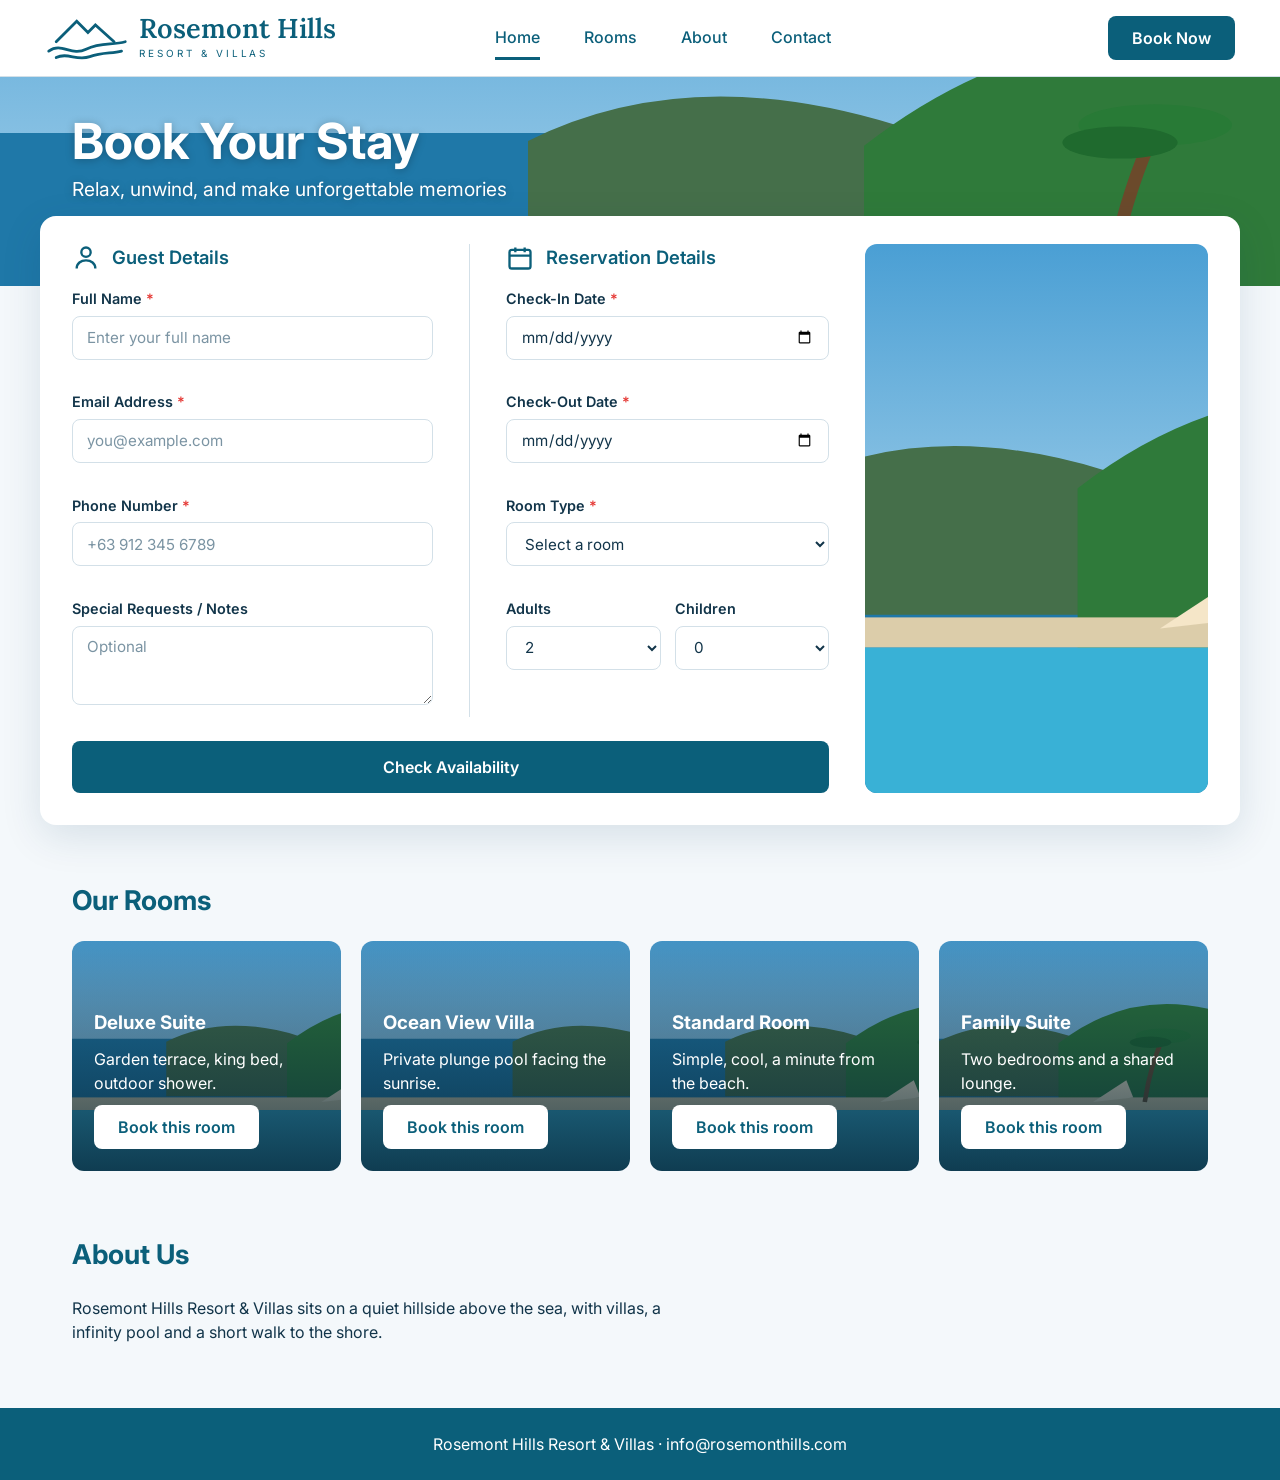
<file: index.html>
<!DOCTYPE html><html lang="en"><head><title>Rosemont Hills Resort &amp; Villas</title><meta charset='UTF-8'><meta name='viewport' content='width=device-width, initial-scale=1, viewport-fit=cover'><link href='https://fonts.googleapis.com/css2?family=Lora:wght@600&family=Inter:wght@400;500;600;700&display=swap' rel='stylesheet'><link rel='stylesheet' href='css/styles.css'></head><body>
<header class='nav'><a class='logo' href='index.html'><svg viewBox='0 0 90 48' width='84' height='46' fill='none' stroke='#0b5f7a' stroke-width='3' stroke-linecap='round' aria-hidden='true'><path d='M12 28 34 6l12 12 8-8 20 18'/><path d='M4 38c14-10 24 6 40-2s28-4 42-8'/><path d='M12 45c12-6 22 4 36-1s24-3 34-6'/></svg><span><b>Rosemont Hills</b><small>Resort &amp; Villas</small></span></a><nav><a class='on' href='#top'>Home</a><a href='#rooms'>Rooms</a><a href='#about'>About</a><a href='#contact'>Contact</a></nav><a class='btn' href='#booking' data-book>Book Now</a></header>
<section class='hero' id='top'><div class='inner'><h1>Book Your Stay</h1><p>Relax, unwind, and make unforgettable memories</p></div></section>
<main><section class="card" id="booking"><form id='bookingForm' action='/api/booking' method='POST' novalidate><div class='bk'>
<div class='col g'><h2><svg class='ic' viewBox='0 0 24 24' fill='none' stroke='currentColor' stroke-width='2' aria-hidden='true'><circle cx='12' cy='7' r='4'/><path d='M4 21c0-4.4 3.6-7 8-7s8 2.6 8 7'/></svg> Guest Details</h2>
 <div class='field'><label for='name'>Full Name <i>*</i></label><input id='name' name='name' type='text' autocomplete='name' placeholder='Enter your full name'><small class='err' id='e-name'></small></div>
 <div class='field'><label for='email'>Email Address <i>*</i></label><input id='email' name='email' type='email' autocomplete='email' placeholder='you@example.com'><small class='err' id='e-email'></small></div>
 <div class='field'><label for='phone'>Phone Number <i>*</i></label><input id='phone' name='phone' type='tel' autocomplete='tel' placeholder='+63 912 345 6789'><small class='err' id='e-phone'></small></div>
 <div class='field'><label for='notes'>Special Requests / Notes</label><textarea id='notes' name='notes' rows='3' placeholder='Optional'></textarea></div></div>
<div class='col r'><h2><svg class='ic' viewBox='0 0 24 24' fill='none' stroke='currentColor' stroke-width='2' aria-hidden='true'><rect x='3' y='5' width='18' height='16' rx='2'/><path d='M3 10h18M8 3v4M16 3v4'/></svg> Reservation Details</h2>
 <div class='field'><label for='checkin'>Check-In Date <i>*</i></label><input id='checkin' name='checkin' type='date'><small class='err' id='e-checkin'></small></div>
 <div class='field'><label for='checkout'>Check-Out Date <i>*</i></label><input id='checkout' name='checkout' type='date'><small class='err' id='e-checkout'></small></div>
 <div class='field'><label for='room'>Room Type <i>*</i></label><select id='room' name='room'><option value=''>Select a room</option><option>Deluxe Suite</option><option>Ocean View Villa</option><option>Standard Room</option><option>Family Suite</option></select><small class='err' id='e-room'></small></div>
 <div class='two'><div class='field'><label for='adults'>Adults</label><select id='adults' name='adults'><option>1</option><option selected>2</option><option>3</option><option>4</option><option>5</option><option>6</option></select></div>
 <div class='field'><label for='children'>Children</label><select id='children' name='children'><option selected>0</option><option>1</option><option>2</option><option>3</option><option>4</option></select></div></div></div>
<div class='photo' role='img' aria-label='Resort pool facing the ocean'></div>
<button type='submit' class='btn submit'>Check Availability</button></div></form></section>

<section class="wrap" id="rooms"><h2 class="sec">Our Rooms</h2><div class="rooms">
<article class="room c1"><h3>Deluxe Suite</h3><p>Garden terrace, king bed, outdoor shower.</p><a class="btn" href="#booking" data-book data-room="Deluxe Suite">Book this room</a></article>
<article class="room c2"><h3>Ocean View Villa</h3><p>Private plunge pool facing the sunrise.</p><a class="btn" href="#booking" data-book data-room="Ocean View Villa">Book this room</a></article>
<article class="room c3"><h3>Standard Room</h3><p>Simple, cool, a minute from the beach.</p><a class="btn" href="#booking" data-book data-room="Standard Room">Book this room</a></article>
<article class="room c4"><h3>Family Suite</h3><p>Two bedrooms and a shared lounge.</p><a class="btn" href="#booking" data-book data-room="Family Suite">Book this room</a></article></div></section>

<section class="wrap" id="about"><h2 class="sec">About Us</h2><p class="txt">Rosemont Hills Resort &amp; Villas sits on a quiet hillside above the sea, with villas, a infinity pool and a short walk to the shore.</p></section></main>
<footer id="contact"><p>Rosemont Hills Resort &amp; Villas &middot; info@rosemonthills.com</p></footer>
<dialog id='done'><h3>Request received</h3><p id='doneMsg'></p><button class='btn' id='closeDone'>Close</button></dialog><script src="js/main.js"></script></body></html>
</file>
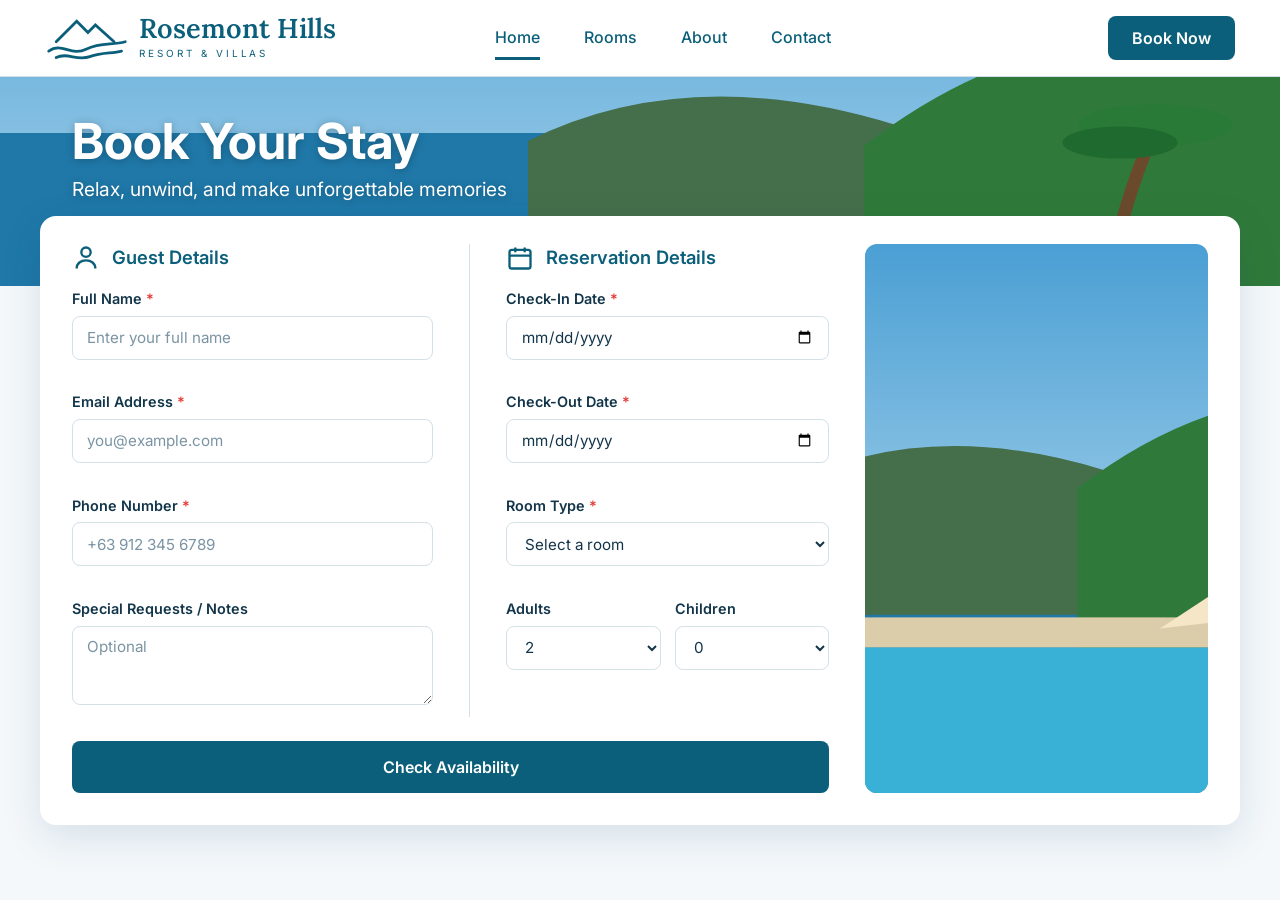
<file: booking.html>
<!DOCTYPE html><html lang="en"><head><title>Book Your Stay | Rosemont Hills</title><meta charset='UTF-8'><meta name='viewport' content='width=device-width, initial-scale=1, viewport-fit=cover'><link href='https://fonts.googleapis.com/css2?family=Lora:wght@600&family=Inter:wght@400;500;600;700&display=swap' rel='stylesheet'><link rel='stylesheet' href='css/styles.css'></head><body>
<header class='nav'><a class='logo' href='index.html'><svg viewBox='0 0 90 48' width='84' height='46' fill='none' stroke='#0b5f7a' stroke-width='3' stroke-linecap='round' aria-hidden='true'><path d='M12 28 34 6l12 12 8-8 20 18'/><path d='M4 38c14-10 24 6 40-2s28-4 42-8'/><path d='M12 45c12-6 22 4 36-1s24-3 34-6'/></svg><span><b>Rosemont Hills</b><small>Resort &amp; Villas</small></span></a><nav><a class='on' href='index.html#top'>Home</a><a href='index.html#rooms'>Rooms</a><a href='index.html#about'>About</a><a href='index.html#contact'>Contact</a></nav><a class='btn' href='#booking' data-book>Book Now</a></header>
<section class='hero' id='top'><div class='inner'><h1>Book Your Stay</h1><p>Relax, unwind, and make unforgettable memories</p></div></section>
<main><section class="card" id="booking"><form id='bookingForm' action='/api/booking' method='POST' novalidate><div class='bk'>
<div class='col g'><h2><svg class='ic' viewBox='0 0 24 24' fill='none' stroke='currentColor' stroke-width='2' aria-hidden='true'><circle cx='12' cy='7' r='4'/><path d='M4 21c0-4.4 3.6-7 8-7s8 2.6 8 7'/></svg> Guest Details</h2>
 <div class='field'><label for='name'>Full Name <i>*</i></label><input id='name' name='name' type='text' autocomplete='name' placeholder='Enter your full name'><small class='err' id='e-name'></small></div>
 <div class='field'><label for='email'>Email Address <i>*</i></label><input id='email' name='email' type='email' autocomplete='email' placeholder='you@example.com'><small class='err' id='e-email'></small></div>
 <div class='field'><label for='phone'>Phone Number <i>*</i></label><input id='phone' name='phone' type='tel' autocomplete='tel' placeholder='+63 912 345 6789'><small class='err' id='e-phone'></small></div>
 <div class='field'><label for='notes'>Special Requests / Notes</label><textarea id='notes' name='notes' rows='3' placeholder='Optional'></textarea></div></div>
<div class='col r'><h2><svg class='ic' viewBox='0 0 24 24' fill='none' stroke='currentColor' stroke-width='2' aria-hidden='true'><rect x='3' y='5' width='18' height='16' rx='2'/><path d='M3 10h18M8 3v4M16 3v4'/></svg> Reservation Details</h2>
 <div class='field'><label for='checkin'>Check-In Date <i>*</i></label><input id='checkin' name='checkin' type='date'><small class='err' id='e-checkin'></small></div>
 <div class='field'><label for='checkout'>Check-Out Date <i>*</i></label><input id='checkout' name='checkout' type='date'><small class='err' id='e-checkout'></small></div>
 <div class='field'><label for='room'>Room Type <i>*</i></label><select id='room' name='room'><option value=''>Select a room</option><option>Deluxe Suite</option><option>Ocean View Villa</option><option>Standard Room</option><option>Family Suite</option></select><small class='err' id='e-room'></small></div>
 <div class='two'><div class='field'><label for='adults'>Adults</label><select id='adults' name='adults'><option>1</option><option selected>2</option><option>3</option><option>4</option><option>5</option><option>6</option></select></div>
 <div class='field'><label for='children'>Children</label><select id='children' name='children'><option selected>0</option><option>1</option><option>2</option><option>3</option><option>4</option></select></div></div></div>
<div class='photo' role='img' aria-label='Resort pool facing the ocean'></div>
<button type='submit' class='btn submit'>Check Availability</button></div></form></section></main>
<dialog id='done'><h3>Request received</h3><p id='doneMsg'></p><button class='btn' id='closeDone'>Close</button></dialog><script src="js/main.js"></script></body></html>
</file>
<file: css/styles.css>
:root{--teal:#0b5f7a;--ink:#12354a;--line:#d3e0e8;--err:#e53935;--bg:#f4f8fb}
*{box-sizing:border-box;margin:0}
html{scroll-behavior:smooth;scroll-padding-top:90px}
body{font-family:Inter,system-ui,sans-serif;background:var(--bg);color:var(--ink);line-height:1.5}
.nav{position:sticky;top:0;z-index:10;display:flex;align-items:center;justify-content:space-between;gap:16px;height:76px;padding:0 clamp(16px,3.5vw,52px);background:#fff;box-shadow:0 1px 0 var(--line)}
.logo{display:flex;align-items:center;gap:10px;text-decoration:none;color:var(--teal)}
.logo span{display:flex;flex-direction:column}.logo b{font:600 1.7rem/1 Lora,Georgia,serif}
.logo small{font-size:.62rem;letter-spacing:.3em;text-transform:uppercase;margin-top:4px}
.nav nav{display:flex;gap:44px;margin-right:auto;margin-left:12%}
.nav nav a{color:var(--teal);text-decoration:none;font-weight:500;padding:8px 0;border-bottom:3px solid transparent}
.nav nav a.on{border-color:var(--teal)}
.btn{display:inline-flex;align-items:center;justify-content:center;min-height:44px;min-width:44px;padding:10px 24px;border:0;border-radius:8px;background:var(--teal);color:#fff;font:600 1rem Inter,sans-serif;cursor:pointer;text-decoration:none}
.btn:hover{background:#094b61}
:focus-visible{outline:3px solid #f2b134;outline-offset:2px}
.hero,.photo,.room{--scene:url("data:image/svg+xml,%3Csvg xmlns='http://www.w3.org/2000/svg' viewBox='0 0 800 400' preserveAspectRatio='xMidYMid slice'%3E%3Cdefs%3E%3ClinearGradient id='s' x2='0' y2='1'%3E%3Cstop offset='0' stop-color='%234a9fd4'/%3E%3Cstop offset='1' stop-color='%23d4ebf6'/%3E%3C/linearGradient%3E%3C/defs%3E%3Crect width='800' height='400' fill='url(%23s)'/%3E%3Crect y='170' width='800' height='230' fill='%231f78a8'/%3E%3Cpath d='M330 175Q430 125 560 165L800 135V270H330Z' fill='%23456f4a'/%3E%3Cpath d='M540 178Q660 85 800 118V300H540Z' fill='%232f7a3a'/%3E%3Crect y='272' width='800' height='22' fill='%23dccdaa'/%3E%3Crect y='294' width='800' height='106' fill='%2339b1d6'/%3E%3Cpath d='M690 280Q700 215 722 168' stroke='%236b4a2b' stroke-width='8' fill='none'/%3E%3Cellipse cx='722' cy='165' rx='48' ry='13' fill='%23287a36'/%3E%3Cellipse cx='700' cy='176' rx='36' ry='10' fill='%231f6a2e'/%3E%3Cpath d='M600 280l70-8-12-30z' fill='%23f5e6c8'/%3E%3C/svg%3E")}
.hero{height:210px;background:var(--scene) center/cover}
.hero .inner{max-width:1200px;margin:auto;padding:38px 32px 0;color:#fff;text-shadow:0 1px 8px rgba(0,0,0,.25)}
.hero h1{font:700 clamp(2rem,5vw,3.1rem)/1.1 Inter,sans-serif}.hero p{font-size:1.2rem;margin-top:6px}
.card{position:relative;max-width:1200px;margin:-70px auto 0;background:#fff;border-radius:16px;box-shadow:0 12px 40px rgba(10,60,90,.12);padding:28px 32px 32px}
.bk{display:grid;gap:24px 36px;grid-template-columns:1fr 1fr .95fr;grid-template-areas:"g r p" "s s p"}
.g{grid-area:g}.r{grid-area:r;border-left:1px solid var(--line);padding-left:36px}.photo{grid-area:p;border-radius:12px;background:var(--scene) 70% center/cover;min-height:240px}.submit{grid-area:s;width:100%;min-height:52px}
.col h2{display:flex;align-items:center;gap:12px;font-size:1.15rem;font-weight:600;color:var(--teal);margin-bottom:16px}
.ic{width:28px;height:28px}
.field{display:flex;flex-direction:column;gap:6px;margin-bottom:12px}
label{font-weight:600;font-size:.9rem}label i{color:var(--err);font-style:normal}
input,select,textarea{width:100%;min-height:44px;padding:10px 14px;font:.95rem Inter,sans-serif;color:var(--ink);background:#fff;border:1.5px solid var(--line);border-radius:8px}
input::placeholder,textarea::placeholder{color:#7b94a3}
input:focus,select:focus,textarea:focus{outline:none;border-color:var(--teal);box-shadow:0 0 0 3px rgba(11,95,122,.18)}
[aria-invalid=true]{border-color:var(--err)}
.err{color:var(--err);font-size:.78rem;min-height:1.1em}
.two{display:grid;grid-template-columns:1fr 1fr;gap:14px}
.wrap{max-width:1200px;margin:auto;padding:56px 32px 8px}
.sec{font-size:1.7rem;margin-bottom:20px;color:var(--teal)}.txt{max-width:60ch}
.rooms{display:grid;grid-template-columns:repeat(auto-fit,minmax(230px,1fr));gap:20px}
.room{border-radius:12px;padding:22px;color:#fff;min-height:230px;display:flex;flex-direction:column;justify-content:flex-end;gap:10px;background:linear-gradient(0deg,rgba(8,40,58,.85),rgba(8,40,58,.1)),var(--scene) center/cover}
.c2{background-position:0 0,20% 40%}.c3{background-position:0 0,60% 80%}.c4{background-position:0 0,100% 20%}
.room .btn{align-self:flex-start;background:#fff;color:var(--teal)}
footer{margin-top:56px;padding:24px;text-align:center;background:var(--teal);color:#fff}
dialog{margin:auto;border:0;border-radius:14px;padding:28px;max-width:420px;color:var(--ink)}
dialog::backdrop{background:rgba(0,0,0,.55)}dialog h3{margin-bottom:8px}dialog p{margin-bottom:18px}
@media (max-width:1024px){.bk{grid-template-columns:1fr 1fr;grid-template-areas:"g r" "p p" "s s"}.photo{min-height:170px}.nav nav{gap:24px;margin-left:5%}}
@media (max-width:768px){.nav nav{display:none}.nav .btn{margin-left:auto}.logo b{font-size:1.35rem}.logo svg{width:60px}
 .card{margin:-70px 12px 0;padding:20px 16px}.bk{grid-template-columns:1fr;grid-template-areas:"g" "r" "s"}.photo{display:none}.r{border:0;padding:0}.hero .inner{padding:30px 20px 0}}
@media (prefers-reduced-motion:reduce){html{scroll-behavior:auto}}
</file>
